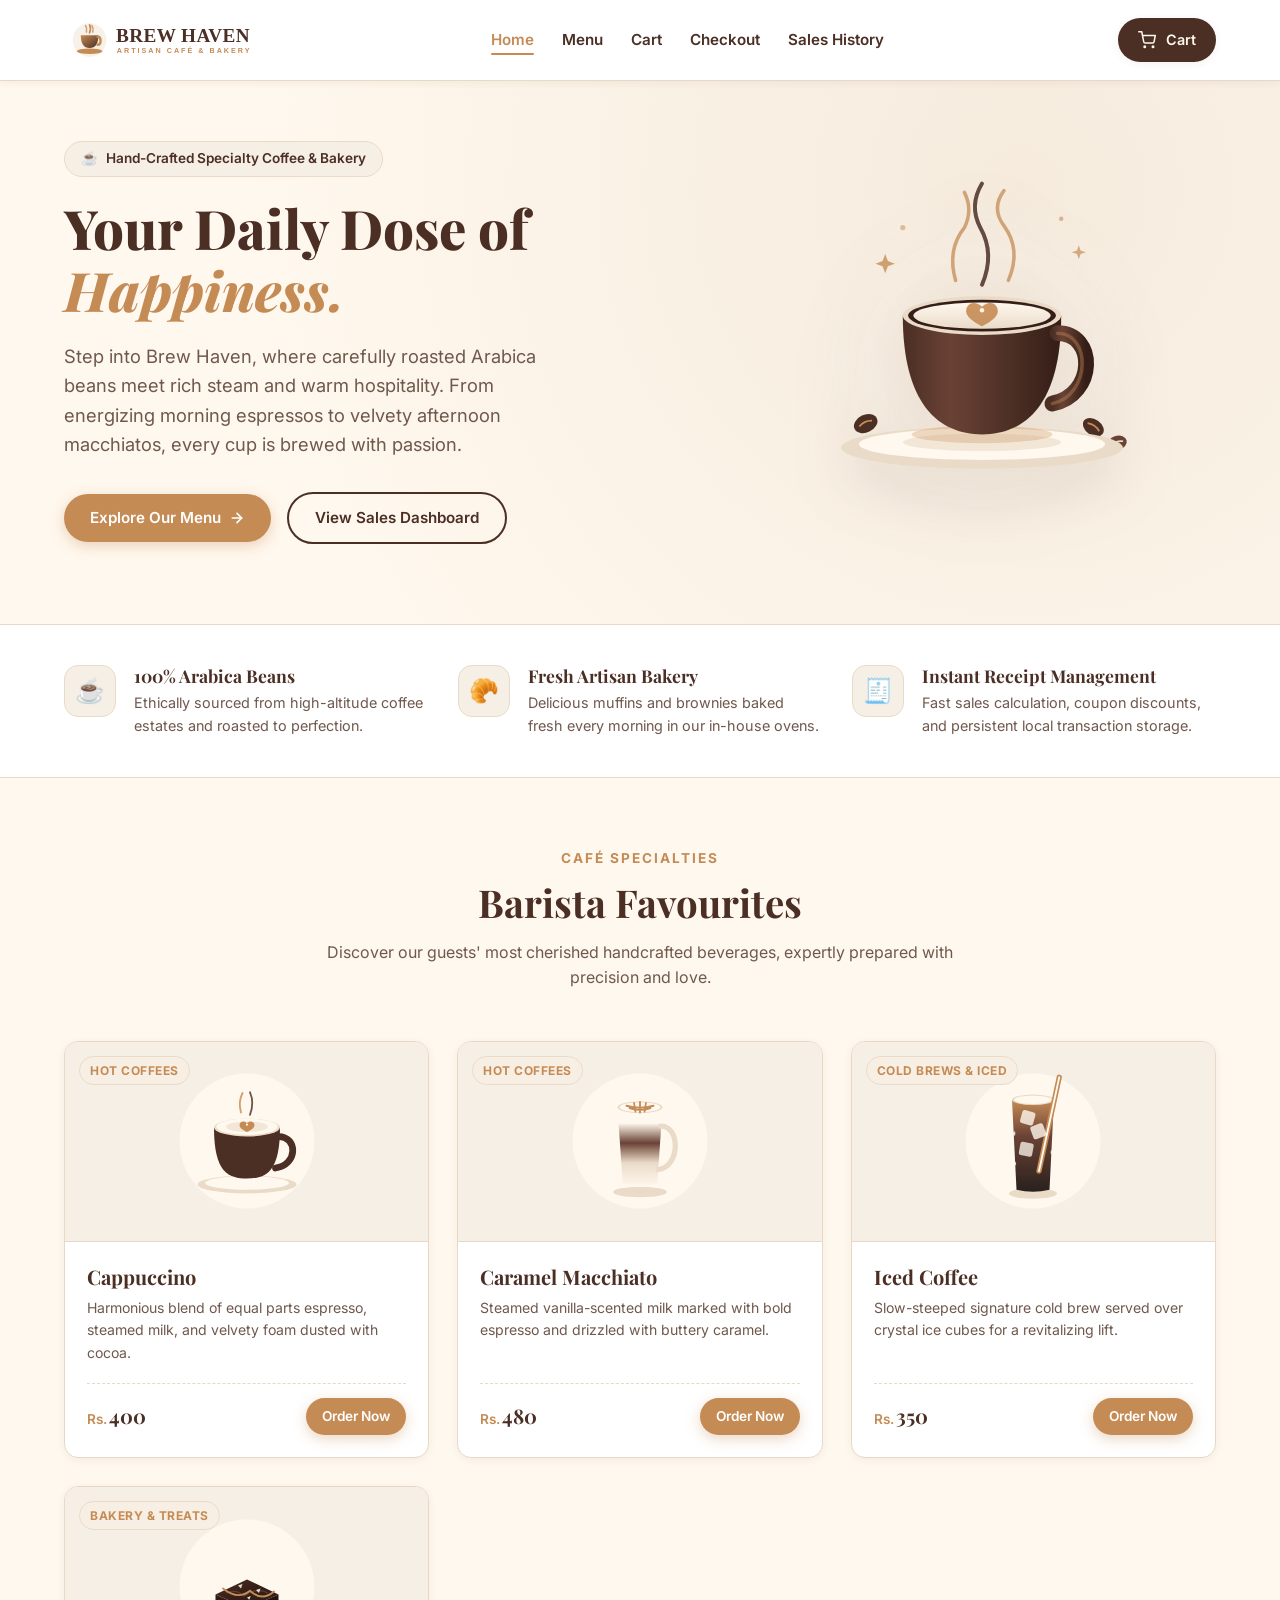
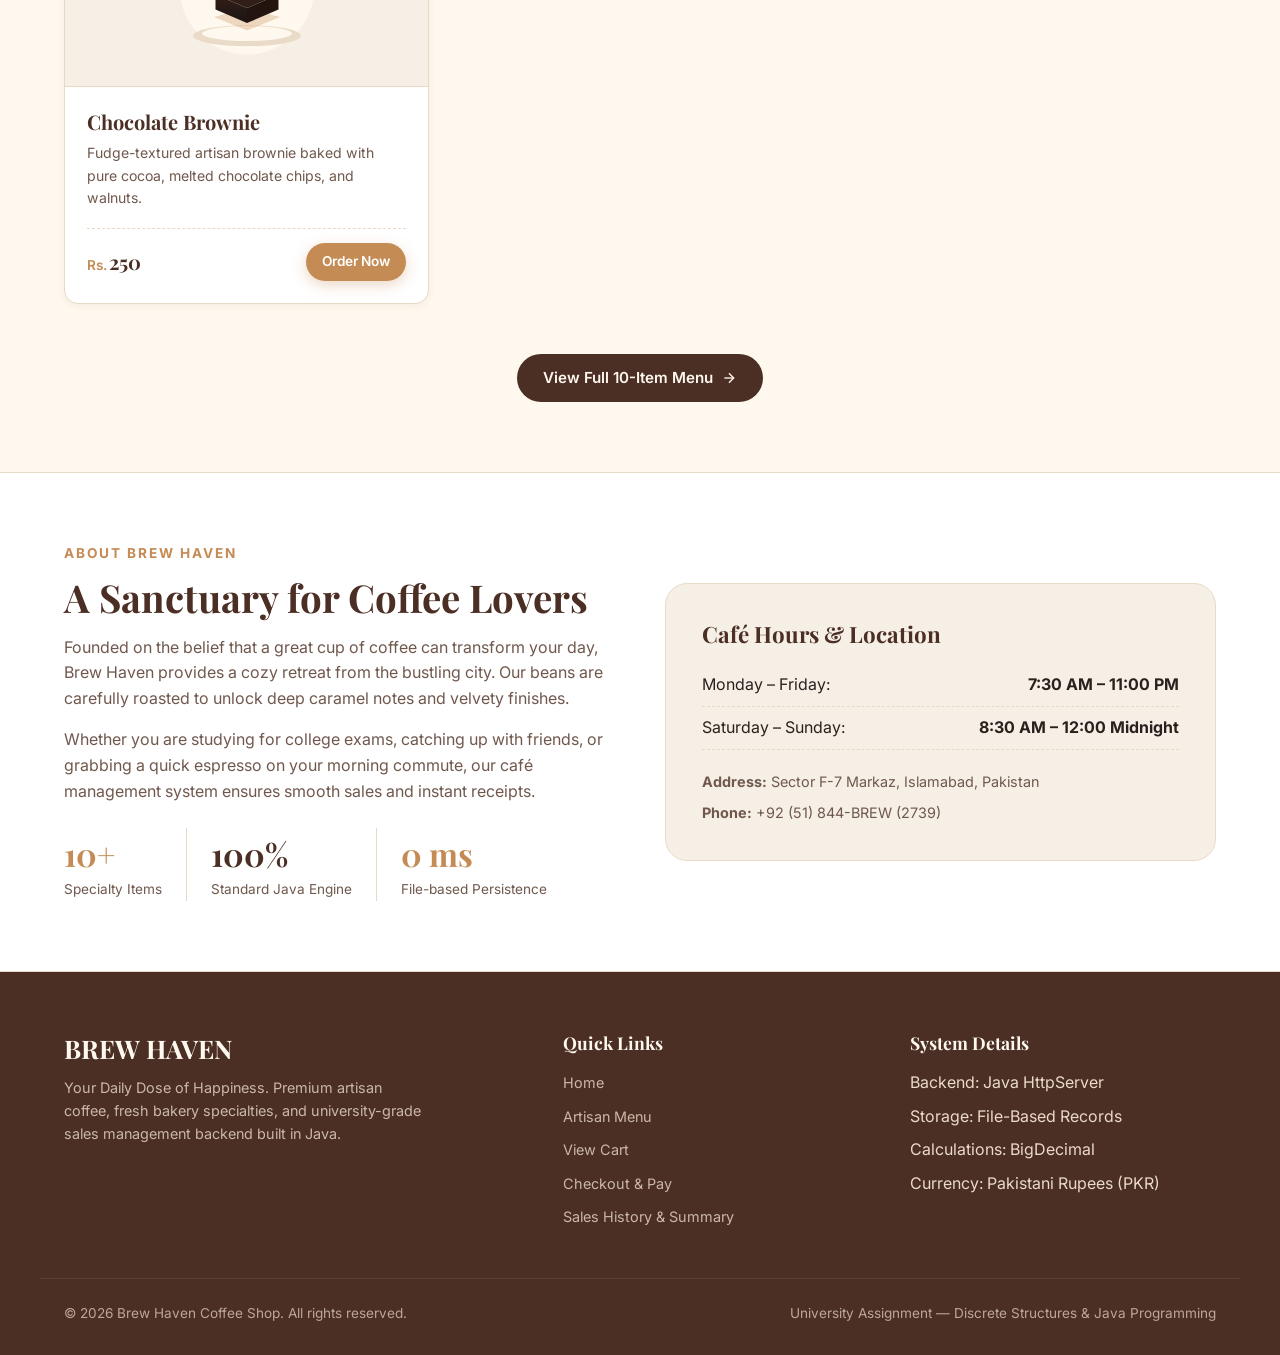
<file: public/index.html>
<!DOCTYPE html>
<html lang="en">
<head>
    <meta charset="UTF-8">
    <meta name="viewport" content="width=device-width, initial-scale=1.0">
    <title>Brew Haven — Your Daily Dose of Happiness | Artisan Café</title>
    <link rel="preconnect" href="https://fonts.googleapis.com">
    <link rel="preconnect" href="https://fonts.gstatic.com" crossorigin>
    <link href="https://fonts.googleapis.com/css2?family=Inter:wght@400;500;600;700&family=Playfair+Display:ital,wght@0,600;0,700;0,800;1,600&display=swap" rel="stylesheet">
    <link rel="stylesheet" href="css/style.css">
</head>
<body>

    <!-- Header Navigation -->
    <header class="site-header">
        <div class="container nav-container">
            <a href="index.html" class="brand-link">
                <img src="images/logo.svg" alt="Brew Haven Logo" class="brand-logo">
            </a>

            <nav>
                <ul class="nav-menu">
                    <li><a href="index.html" class="nav-link active">Home</a></li>
                    <li><a href="menu.html" class="nav-link">Menu</a></li>
                    <li><a href="cart.html" class="nav-link">Cart</a></li>
                    <li><a href="checkout.html" class="nav-link">Checkout</a></li>
                    <li><a href="history.html" class="nav-link">Sales History</a></li>
                </ul>
            </nav>

            <div class="nav-actions">
                <a href="cart.html" class="cart-nav-btn">
                    <svg width="18" height="18" viewBox="0 0 24 24" fill="none" stroke="currentColor" stroke-width="2" stroke-linecap="round" stroke-linejoin="round">
                        <circle cx="9" cy="21" r="1"></circle>
                        <circle cx="20" cy="21" r="1"></circle>
                        <path d="M1 1h4l2.68 13.39a2 2 0 0 0 2 1.61h9.72a2 2 0 0 0 2-1.61L23 6H6"></path>
                    </svg>
                    <span>Cart</span>
                    <span class="cart-badge" style="display: none;">0</span>
                </a>
                <button class="mobile-nav-toggle" aria-label="Toggle Navigation">
                    <svg width="24" height="24" viewBox="0 0 24 24" fill="none" stroke="currentColor" stroke-width="2">
                        <line x1="3" y1="12" x2="21" y2="12"></line>
                        <line x1="3" y1="6" x2="21" y2="6"></line>
                        <line x1="3" y1="18" x2="21" y2="18"></line>
                    </svg>
                </button>
            </div>
        </div>
    </header>

    <!-- Main Content -->
    <main>
        <!-- Hero Section -->
        <section class="hero-section">
            <div class="container hero-grid">
                <div class="hero-content">
                    <div class="hero-tag">
                        <span>☕</span> Hand-Crafted Specialty Coffee &amp; Bakery
                    </div>
                    <h1 class="hero-title">
                        Your Daily Dose of <span>Happiness.</span>
                    </h1>
                    <p class="hero-subtitle">
                        Step into Brew Haven, where carefully roasted Arabica beans meet rich steam and warm hospitality. From energizing morning espressos to velvety afternoon macchiatos, every cup is brewed with passion.
                    </p>
                    <div class="hero-cta">
                        <a href="menu.html" class="btn btn-primary">
                            <span>Explore Our Menu</span>
                            <svg width="16" height="16" viewBox="0 0 24 24" fill="none" stroke="currentColor" stroke-width="2.5" stroke-linecap="round" stroke-linejoin="round">
                                <line x1="5" y1="12" x2="19" y2="12"></line>
                                <polyline points="12 5 19 12 12 19"></polyline>
                            </svg>
                        </a>
                        <a href="history.html" class="btn btn-outline">
                            <span>View Sales Dashboard</span>
                        </a>
                    </div>
                </div>

                <div class="hero-visual">
                    <img src="images/hero_coffee.svg" alt="Artisan Coffee at Brew Haven" class="hero-image">
                </div>
            </div>
        </section>

        <!-- Features Strip -->
        <section class="features-strip">
            <div class="container features-grid">
                <div class="feature-item">
                    <div class="feature-icon-box">☕</div>
                    <div class="feature-text">
                        <h4>100% Arabica Beans</h4>
                        <p>Ethically sourced from high-altitude coffee estates and roasted to perfection.</p>
                    </div>
                </div>
                <div class="feature-item">
                    <div class="feature-icon-box">🥐</div>
                    <div class="feature-text">
                        <h4>Fresh Artisan Bakery</h4>
                        <p>Delicious muffins and brownies baked fresh every morning in our in-house ovens.</p>
                    </div>
                </div>
                <div class="feature-item">
                    <div class="feature-icon-box">🧾</div>
                    <div class="feature-text">
                        <h4>Instant Receipt Management</h4>
                        <p>Fast sales calculation, coupon discounts, and persistent local transaction storage.</p>
                    </div>
                </div>
            </div>
        </section>

        <!-- Featured Drinks Preview -->
        <section class="section">
            <div class="container">
                <div class="section-header">
                    <div class="section-tag">Café Specialties</div>
                    <h2 class="section-title">Barista Favourites</h2>
                    <p>Discover our guests' most cherished handcrafted beverages, expertly prepared with precision and love.</p>
                </div>

                <div class="products-grid">
                    <!-- Featured Product 1 -->
                    <div class="product-card">
                        <div class="product-img-wrapper">
                            <span class="badge badge-caramel product-category-badge">Hot Coffees</span>
                            <img src="images/cappuccino.svg" alt="Cappuccino" class="product-img">
                        </div>
                        <div class="product-info">
                            <h3 class="product-name">Cappuccino</h3>
                            <p class="product-desc">Harmonious blend of equal parts espresso, steamed milk, and velvety foam dusted with cocoa.</p>
                            <div class="product-footer">
                                <div class="product-price"><span>Rs.</span>400</div>
                                <a href="menu.html" class="btn btn-sm btn-primary">Order Now</a>
                            </div>
                        </div>
                    </div>

                    <!-- Featured Product 2 -->
                    <div class="product-card">
                        <div class="product-img-wrapper">
                            <span class="badge badge-caramel product-category-badge">Hot Coffees</span>
                            <img src="images/caramel_macchiato.svg" alt="Caramel Macchiato" class="product-img">
                        </div>
                        <div class="product-info">
                            <h3 class="product-name">Caramel Macchiato</h3>
                            <p class="product-desc">Steamed vanilla-scented milk marked with bold espresso and drizzled with buttery caramel.</p>
                            <div class="product-footer">
                                <div class="product-price"><span>Rs.</span>480</div>
                                <a href="menu.html" class="btn btn-sm btn-primary">Order Now</a>
                            </div>
                        </div>
                    </div>

                    <!-- Featured Product 3 -->
                    <div class="product-card">
                        <div class="product-img-wrapper">
                            <span class="badge badge-caramel product-category-badge">Cold Brews &amp; Iced</span>
                            <img src="images/iced_coffee.svg" alt="Iced Coffee" class="product-img">
                        </div>
                        <div class="product-info">
                            <h3 class="product-name">Iced Coffee</h3>
                            <p class="product-desc">Slow-steeped signature cold brew served over crystal ice cubes for a revitalizing lift.</p>
                            <div class="product-footer">
                                <div class="product-price"><span>Rs.</span>350</div>
                                <a href="menu.html" class="btn btn-sm btn-primary">Order Now</a>
                            </div>
                        </div>
                    </div>

                    <!-- Featured Product 4 -->
                    <div class="product-card">
                        <div class="product-img-wrapper">
                            <span class="badge badge-caramel product-category-badge">Bakery &amp; Treats</span>
                            <img src="images/chocolate_brownie.svg" alt="Chocolate Brownie" class="product-img">
                        </div>
                        <div class="product-info">
                            <h3 class="product-name">Chocolate Brownie</h3>
                            <p class="product-desc">Fudge-textured artisan brownie baked with pure cocoa, melted chocolate chips, and walnuts.</p>
                            <div class="product-footer">
                                <div class="product-price"><span>Rs.</span>250</div>
                                <a href="menu.html" class="btn btn-sm btn-primary">Order Now</a>
                            </div>
                        </div>
                    </div>
                </div>

                <div style="text-align: center; margin-top: 50px;">
                    <a href="menu.html" class="btn btn-secondary">
                        <span>View Full 10-Item Menu</span>
                        <svg width="16" height="16" viewBox="0 0 24 24" fill="none" stroke="currentColor" stroke-width="2">
                            <line x1="5" y1="12" x2="19" y2="12"></line>
                            <polyline points="12 5 19 12 12 19"></polyline>
                        </svg>
                    </a>
                </div>
            </div>
        </section>

        <!-- About Café Story Strip -->
        <section class="section" style="background-color: var(--color-white); border-top: 1px solid var(--color-border); border-bottom: 1px solid var(--color-border);">
            <div class="container" style="display: grid; grid-template-columns: 1fr 1fr; gap: 50px; align-items: center;">
                <div>
                    <div class="section-tag">About Brew Haven</div>
                    <h2 class="section-title">A Sanctuary for Coffee Lovers</h2>
                    <p style="margin-bottom: 16px;">
                        Founded on the belief that a great cup of coffee can transform your day, Brew Haven provides a cozy retreat from the bustling city. Our beans are carefully roasted to unlock deep caramel notes and velvety finishes.
                    </p>
                    <p style="margin-bottom: 24px;">
                        Whether you are studying for college exams, catching up with friends, or grabbing a quick espresso on your morning commute, our café management system ensures smooth sales and instant receipts.
                    </p>
                    <div style="display: flex; gap: 24px;">
                        <div>
                            <div style="font-family: var(--font-serif); font-size: 2rem; font-weight: 700; color: var(--color-caramel);">10+</div>
                            <div style="font-size: 0.85rem; color: var(--color-muted-text);">Specialty Items</div>
                        </div>
                        <div style="border-left: 1px solid var(--color-border); padding-left: 24px;">
                            <div style="font-family: var(--font-serif); font-size: 2rem; font-weight: 700; color: var(--color-coffee-brown);">100%</div>
                            <div style="font-size: 0.85rem; color: var(--color-muted-text);">Standard Java Engine</div>
                        </div>
                        <div style="border-left: 1px solid var(--color-border); padding-left: 24px;">
                            <div style="font-family: var(--font-serif); font-size: 2rem; font-weight: 700; color: var(--color-caramel);">0 ms</div>
                            <div style="font-size: 0.85rem; color: var(--color-muted-text);">File-based Persistence</div>
                        </div>
                    </div>
                </div>
                <div style="background-color: var(--color-beige-subtle); padding: 36px; border-radius: var(--radius-lg); border: 1px solid var(--color-light-beige);">
                    <h3 style="margin-bottom: 16px; font-size: 1.4rem;">Café Hours &amp; Location</h3>
                    <ul style="list-style: none; margin-bottom: 20px;">
                        <li style="display: flex; justify-content: space-between; padding: 8px 0; border-bottom: 1px dashed var(--color-border);">
                            <span>Monday – Friday:</span>
                            <strong>7:30 AM – 11:00 PM</strong>
                        </li>
                        <li style="display: flex; justify-content: space-between; padding: 8px 0; border-bottom: 1px dashed var(--color-border);">
                            <span>Saturday – Sunday:</span>
                            <strong>8:30 AM – 12:00 Midnight</strong>
                        </li>
                    </ul>
                    <p style="font-size: 0.9rem; margin-bottom: 8px;"><strong>Address:</strong> Sector F-7 Markaz, Islamabad, Pakistan</p>
                    <p style="font-size: 0.9rem;"><strong>Phone:</strong> +92 (51) 844-BREW (2739)</p>
                </div>
            </div>
        </section>
    </main>

    <!-- Footer -->
    <footer class="site-footer">
        <div class="container footer-grid">
            <div class="footer-brand">
                <h3>BREW HAVEN</h3>
                <p>Your Daily Dose of Happiness. Premium artisan coffee, fresh bakery specialties, and university-grade sales management backend built in Java.</p>
            </div>
            <div class="footer-col">
                <h4>Quick Links</h4>
                <ul class="footer-links">
                    <li><a href="index.html">Home</a></li>
                    <li><a href="menu.html">Artisan Menu</a></li>
                    <li><a href="cart.html">View Cart</a></li>
                    <li><a href="checkout.html">Checkout &amp; Pay</a></li>
                    <li><a href="history.html">Sales History &amp; Summary</a></li>
                </ul>
            </div>
            <div class="footer-col">
                <h4>System Details</h4>
                <ul class="footer-links">
                    <li>Backend: Java HttpServer</li>
                    <li>Storage: File-Based Records</li>
                    <li>Calculations: BigDecimal</li>
                    <li>Currency: Pakistani Rupees (PKR)</li>
                </ul>
            </div>
        </div>
        <div class="container footer-bottom">
            <div>&copy; 2026 Brew Haven Coffee Shop. All rights reserved.</div>
            <div>University Assignment — Discrete Structures &amp; Java Programming</div>
        </div>
    </footer>

    <!-- Core Scripts -->
    <script src="js/app.js"></script>
</body>
</html>
</file>
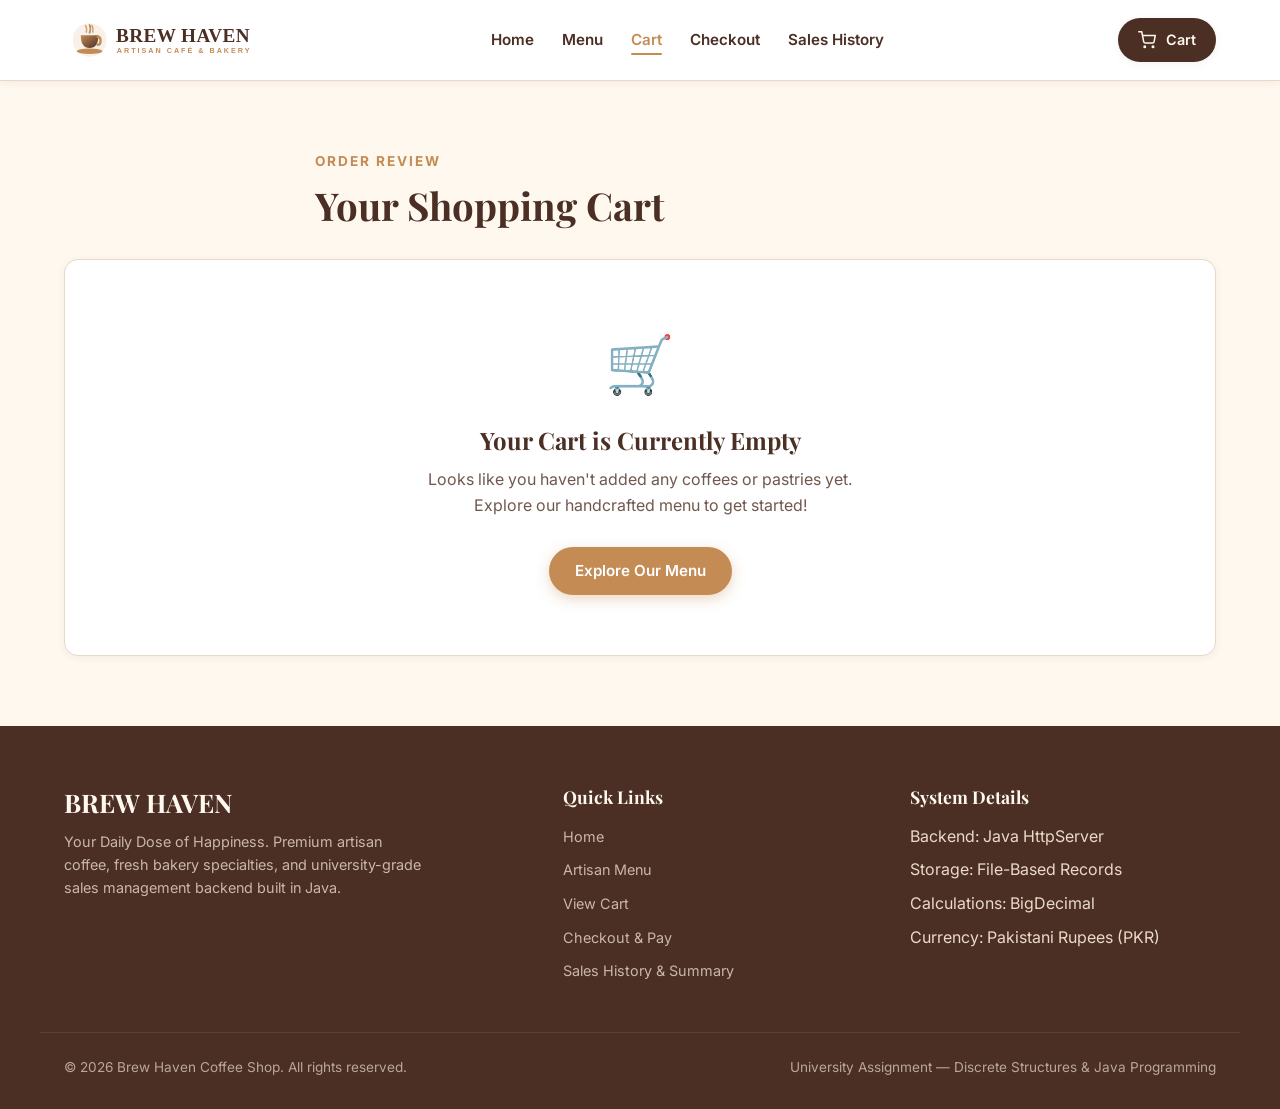
<file: public/cart.html>
<!DOCTYPE html>
<html lang="en">
<head>
    <meta charset="UTF-8">
    <meta name="viewport" content="width=device-width, initial-scale=1.0">
    <title>Shopping Cart — Brew Haven</title>
    <link rel="preconnect" href="https://fonts.googleapis.com">
    <link rel="preconnect" href="https://fonts.gstatic.com" crossorigin>
    <link href="https://fonts.googleapis.com/css2?family=Inter:wght@400;500;600;700&family=Playfair+Display:ital,wght@0,600;0,700;0,800;1,600&display=swap" rel="stylesheet">
    <link rel="stylesheet" href="css/style.css">
</head>
<body>

    <!-- Header Navigation -->
    <header class="site-header">
        <div class="container nav-container">
            <a href="index.html" class="brand-link">
                <img src="images/logo.svg" alt="Brew Haven Logo" class="brand-logo">
            </a>

            <nav>
                <ul class="nav-menu">
                    <li><a href="index.html" class="nav-link">Home</a></li>
                    <li><a href="menu.html" class="nav-link">Menu</a></li>
                    <li><a href="cart.html" class="nav-link active">Cart</a></li>
                    <li><a href="checkout.html" class="nav-link">Checkout</a></li>
                    <li><a href="history.html" class="nav-link">Sales History</a></li>
                </ul>
            </nav>

            <div class="nav-actions">
                <a href="cart.html" class="cart-nav-btn">
                    <svg width="18" height="18" viewBox="0 0 24 24" fill="none" stroke="currentColor" stroke-width="2" stroke-linecap="round" stroke-linejoin="round">
                        <circle cx="9" cy="21" r="1"></circle>
                        <circle cx="20" cy="21" r="1"></circle>
                        <path d="M1 1h4l2.68 13.39a2 2 0 0 0 2 1.61h9.72a2 2 0 0 0 2-1.61L23 6H6"></path>
                    </svg>
                    <span>Cart</span>
                    <span class="cart-badge" style="display: none;">0</span>
                </a>
                <button class="mobile-nav-toggle" aria-label="Toggle Navigation">
                    <svg width="24" height="24" viewBox="0 0 24 24" fill="none" stroke="currentColor" stroke-width="2">
                        <line x1="3" y1="12" x2="21" y2="12"></line>
                        <line x1="3" y1="6" x2="21" y2="6"></line>
                        <line x1="3" y1="18" x2="21" y2="18"></line>
                    </svg>
                </button>
            </div>
        </div>
    </header>

    <!-- Cart Page Main Content -->
    <main class="section">
        <div class="container">
            <div class="section-header" style="text-align: left; margin-bottom: 30px;">
                <div class="section-tag">Order Review</div>
                <h1 class="section-title">Your Shopping Cart</h1>
            </div>

            <!-- Active Cart Layout -->
            <div class="cart-layout" id="cart-layout">
                <!-- Cart Items Table Card -->
                <div class="cart-card">
                    <div class="cart-header">
                        <h3>Selected Items</h3>
                        <button class="btn btn-danger-outline" onclick="handleClearCart()">
                            <span>Clear Cart</span>
                        </button>
                    </div>

                    <table class="cart-table">
                        <thead>
                            <tr>
                                <th>Item</th>
                                <th>Quantity</th>
                                <th>Subtotal</th>
                                <th></th>
                            </tr>
                        </thead>
                        <tbody id="cart-items-container">
                            <!-- Injected by cart.js -->
                        </tbody>
                    </table>

                    <div style="margin-top: 24px;">
                        <a href="menu.html" class="btn btn-outline btn-sm">
                            <span>← Add More Items from Menu</span>
                        </a>
                    </div>
                </div>

                <!-- Cart Summary Box -->
                <div class="summary-box">
                    <h3 class="summary-title">Order Bill</h3>

                    <div class="summary-line">
                        <span>Total Items:</span>
                        <strong id="summary-total-items">0</strong>
                    </div>

                    <div class="summary-line">
                        <span>Estimated Subtotal:</span>
                        <strong id="summary-subtotal">Rs. 0</strong>
                    </div>

                    <p style="font-size: 0.8rem; color: var(--color-muted-text); margin-top: 10px;">
                        * Optional promotional coupons can be applied on the checkout step.
                    </p>

                    <div class="summary-line total">
                        <span>Estimated Total:</span>
                        <span class="summary-total-amt" id="summary-grand-total">Rs. 0</span>
                    </div>

                    <div style="margin-top: 26px;">
                        <a href="checkout.html" class="btn btn-primary btn-block">
                            <span>Proceed to Checkout →</span>
                        </a>
                    </div>
                </div>
            </div>

            <!-- Empty Cart State -->
            <div id="empty-cart-view" class="cart-card empty-cart-state" style="display: none;">
                <div class="empty-cart-icon">🛒</div>
                <h2>Your Cart is Currently Empty</h2>
                <p style="max-width: 440px; margin: 12px auto 28px;">
                    Looks like you haven't added any coffees or pastries yet. Explore our handcrafted menu to get started!
                </p>
                <a href="menu.html" class="btn btn-primary">
                    <span>Explore Our Menu</span>
                </a>
            </div>
        </div>
    </main>

    <!-- Footer -->
    <footer class="site-footer">
        <div class="container footer-grid">
            <div class="footer-brand">
                <h3>BREW HAVEN</h3>
                <p>Your Daily Dose of Happiness. Premium artisan coffee, fresh bakery specialties, and university-grade sales management backend built in Java.</p>
            </div>
            <div class="footer-col">
                <h4>Quick Links</h4>
                <ul class="footer-links">
                    <li><a href="index.html">Home</a></li>
                    <li><a href="menu.html">Artisan Menu</a></li>
                    <li><a href="cart.html">View Cart</a></li>
                    <li><a href="checkout.html">Checkout &amp; Pay</a></li>
                    <li><a href="history.html">Sales History &amp; Summary</a></li>
                </ul>
            </div>
            <div class="footer-col">
                <h4>System Details</h4>
                <ul class="footer-links">
                    <li>Backend: Java HttpServer</li>
                    <li>Storage: File-Based Records</li>
                    <li>Calculations: BigDecimal</li>
                    <li>Currency: Pakistani Rupees (PKR)</li>
                </ul>
            </div>
        </div>
        <div class="container footer-bottom">
            <div>&copy; 2026 Brew Haven Coffee Shop. All rights reserved.</div>
            <div>University Assignment — Discrete Structures &amp; Java Programming</div>
        </div>
    </footer>

    <!-- Core Scripts -->
    <script src="js/app.js"></script>
    <script src="js/cart.js"></script>
</body>
</html>
</file>
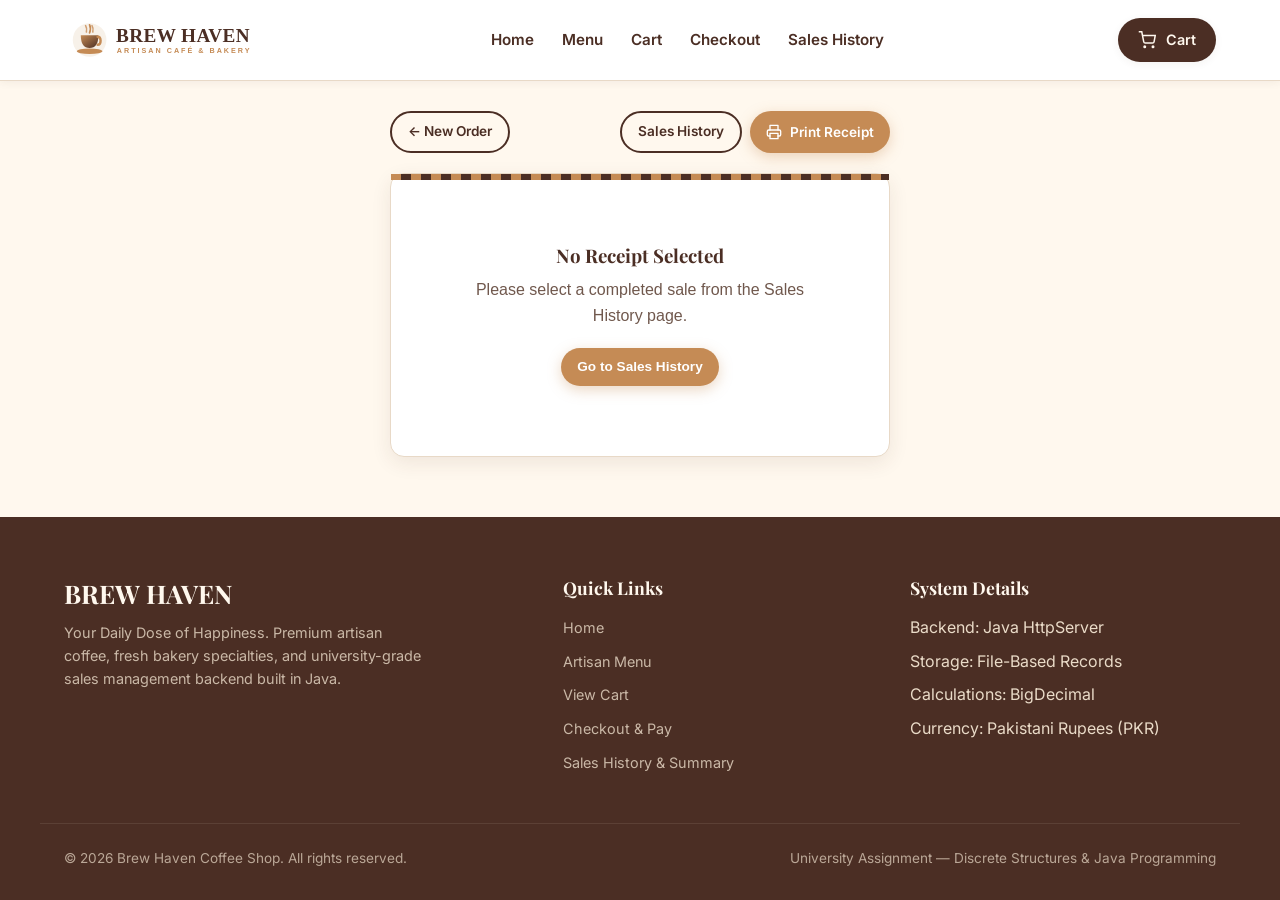
<file: public/receipt.html>
<!DOCTYPE html>
<html lang="en">
<head>
    <meta charset="UTF-8">
    <meta name="viewport" content="width=device-width, initial-scale=1.0">
    <title>Sale Receipt — Brew Haven</title>
    <link rel="preconnect" href="https://fonts.googleapis.com">
    <link rel="preconnect" href="https://fonts.gstatic.com" crossorigin>
    <link href="https://fonts.googleapis.com/css2?family=Inter:wght@400;500;600;700&family=Playfair+Display:ital,wght@0,600;0,700;0,800;1,600&display=swap" rel="stylesheet">
    <link rel="stylesheet" href="css/style.css">
</head>
<body>

    <!-- Header Navigation (Hidden automatically during printing) -->
    <header class="site-header">
        <div class="container nav-container">
            <a href="index.html" class="brand-link">
                <img src="images/logo.svg" alt="Brew Haven Logo" class="brand-logo">
            </a>

            <nav>
                <ul class="nav-menu">
                    <li><a href="index.html" class="nav-link">Home</a></li>
                    <li><a href="menu.html" class="nav-link">Menu</a></li>
                    <li><a href="cart.html" class="nav-link">Cart</a></li>
                    <li><a href="checkout.html" class="nav-link">Checkout</a></li>
                    <li><a href="history.html" class="nav-link">Sales History</a></li>
                </ul>
            </nav>

            <div class="nav-actions">
                <a href="cart.html" class="cart-nav-btn">
                    <svg width="18" height="18" viewBox="0 0 24 24" fill="none" stroke="currentColor" stroke-width="2">
                        <circle cx="9" cy="21" r="1"></circle>
                        <circle cx="20" cy="21" r="1"></circle>
                        <path d="M1 1h4l2.68 13.39a2 2 0 0 0 2 1.61h9.72a2 2 0 0 0 2-1.61L23 6H6"></path>
                    </svg>
                    <span>Cart</span>
                    <span class="cart-badge" style="display: none;">0</span>
                </a>
            </div>
        </div>
    </header>

    <!-- Receipt Container -->
    <main class="container">
        <div class="receipt-wrapper">
            <!-- Action buttons (Hidden during printing) -->
            <div class="receipt-actions">
                <a href="menu.html" class="btn btn-outline btn-sm">
                    <span>← New Order</span>
                </a>
                <div style="display: flex; gap: 8px;">
                    <a href="history.html" class="btn btn-outline btn-sm">
                        <span>Sales History</span>
                    </a>
                    <button class="btn btn-primary btn-sm" onclick="window.print()">
                        <svg width="16" height="16" viewBox="0 0 24 24" fill="none" stroke="currentColor" stroke-width="2" stroke-linecap="round" stroke-linejoin="round">
                            <polyline points="6 9 6 2 18 2 18 9"></polyline>
                            <path d="M6 18H4a2 2 0 0 1-2-2v-5a2 2 0 0 1 2-2h16a2 2 0 0 1 2 2v5a2 2 0 0 1-2 2h-2"></path>
                            <rect x="6" y="14" width="12" height="8"></rect>
                        </svg>
                        <span>Print Receipt</span>
                    </button>
                </div>
            </div>

            <!-- Receipt Thermal Style Card -->
            <div class="receipt-card" id="receipt-card">
                <div style="text-align: center; padding: 40px 0;">
                    <p>Loading verified receipt from Java backend files...</p>
                </div>
            </div>
        </div>
    </main>

    <!-- Footer (Hidden during printing) -->
    <footer class="site-footer">
        <div class="container footer-grid">
            <div class="footer-brand">
                <h3>BREW HAVEN</h3>
                <p>Your Daily Dose of Happiness. Premium artisan coffee, fresh bakery specialties, and university-grade sales management backend built in Java.</p>
            </div>
            <div class="footer-col">
                <h4>Quick Links</h4>
                <ul class="footer-links">
                    <li><a href="index.html">Home</a></li>
                    <li><a href="menu.html">Artisan Menu</a></li>
                    <li><a href="cart.html">View Cart</a></li>
                    <li><a href="checkout.html">Checkout &amp; Pay</a></li>
                    <li><a href="history.html">Sales History &amp; Summary</a></li>
                </ul>
            </div>
            <div class="footer-col">
                <h4>System Details</h4>
                <ul class="footer-links">
                    <li>Backend: Java HttpServer</li>
                    <li>Storage: File-Based Records</li>
                    <li>Calculations: BigDecimal</li>
                    <li>Currency: Pakistani Rupees (PKR)</li>
                </ul>
            </div>
        </div>
        <div class="container footer-bottom">
            <div>&copy; 2026 Brew Haven Coffee Shop. All rights reserved.</div>
            <div>University Assignment — Discrete Structures &amp; Java Programming</div>
        </div>
    </footer>

    <!-- Core Scripts -->
    <script src="js/app.js"></script>
    <script>
        document.addEventListener('DOMContentLoaded', () => {
            const params = new URLSearchParams(window.location.search);
            const receiptId = params.get('id');

            if (!receiptId) {
                document.getElementById('receipt-card').innerHTML = `
                    <div style="text-align: center; padding: 30px; font-family: sans-serif;">
                        <h3 style="color: var(--color-coffee-brown); margin-bottom: 10px;">No Receipt Selected</h3>
                        <p style="margin-bottom: 20px;">Please select a completed sale from the Sales History page.</p>
                        <a href="history.html" class="btn btn-primary btn-sm">Go to Sales History</a>
                    </div>
                `;
                return;
            }

            fetchReceipt(receiptId);
        });

        async function fetchReceipt(id) {
            const card = document.getElementById('receipt-card');
            try {
                const response = await fetch(`/api/sales?id=${encodeURIComponent(id)}`);
                if (!response.ok) {
                    throw new Error(`Receipt ${id} was not found on server.`);
                }
                const data = await response.json();
                if (data.success && data.sale) {
                    renderReceipt(data.sale);
                } else {
                    throw new Error(data.error || 'Failed to parse receipt data');
                }
            } catch (error) {
                card.innerHTML = `
                    <div style="text-align: center; padding: 30px; font-family: sans-serif; color: var(--color-danger);">
                        <h3>Error Loading Receipt</h3>
                        <p style="margin: 10px 0 20px;">${escapeHtml(error.message)}</p>
                        <a href="history.html" class="btn btn-outline btn-sm">Return to History</a>
                    </div>
                `;
            }
        }

        function renderReceipt(sale) {
            const card = document.getElementById('receipt-card');

            const itemsHtml = (sale.items || []).map(item => `
                <tr>
                    <td>${escapeHtml(item.productName)}</td>
                    <td class="text-right">${item.quantity}</td>
                    <td class="text-right">Rs. ${Number(item.unitPrice).toFixed(2)}</td>
                    <td class="text-right">Rs. ${Number(item.subtotal).toFixed(2)}</td>
                </tr>
            `).join('');

            const discountRow = (sale.discountAmount > 0) ? `
                <div class="receipt-totals-row" style="color: #2E7D32;">
                    <span>DISCOUNT (${Number(sale.discountPercent).toFixed(0)}%):</span>
                    <span>- Rs. ${Number(sale.discountAmount).toFixed(2)}</span>
                </div>
            ` : '';

            card.innerHTML = `
                <div class="receipt-brand">
                    <h2>BREW HAVEN</h2>
                    <p>ARTISAN COFFEE &amp; BAKERY</p>
                    <p style="font-size: 0.75rem; margin-top: 2px;">F-7 Markaz, Islamabad, Pakistan | Tel: +92 51 844-2739</p>
                </div>

                <div class="receipt-meta">
                    <div class="receipt-meta-row">
                        <span>RECEIPT NO:</span>
                        <strong>${escapeHtml(sale.receiptId)}</strong>
                    </div>
                    <div class="receipt-meta-row">
                        <span>DATE &amp; TIME:</span>
                        <span>${escapeHtml(sale.timestamp)}</span>
                    </div>
                    <div class="receipt-meta-row">
                        <span>CUSTOMER:</span>
                        <span>${escapeHtml(sale.customerName || 'Valued Guest')}</span>
                    </div>
                    <div class="receipt-meta-row">
                        <span>ORDER TYPE:</span>
                        <span>${escapeHtml(sale.orderType || 'Dine-in')}</span>
                    </div>
                    <div class="receipt-meta-row">
                        <span>STATUS:</span>
                        <span style="font-weight: bold; color: #2E7D32;">${escapeHtml(sale.status || 'COMPLETED')}</span>
                    </div>
                </div>

                <table class="receipt-table">
                    <thead>
                        <tr>
                            <th>ITEM</th>
                            <th class="text-right">QTY</th>
                            <th class="text-right">PRICE</th>
                            <th class="text-right">TOTAL</th>
                        </tr>
                    </thead>
                    <tbody>
                        ${itemsHtml}
                    </tbody>
                </table>

                <div class="receipt-totals">
                    <div class="receipt-totals-row">
                        <span>SUBTOTAL:</span>
                        <span>Rs. ${Number(sale.subtotal).toFixed(2)}</span>
                    </div>
                    ${discountRow}
                    <div class="receipt-totals-row receipt-grand-total">
                        <span>GRAND TOTAL (PKR):</span>
                        <span>Rs. ${Number(sale.finalTotal).toFixed(2)}</span>
                    </div>
                </div>

                <div class="receipt-barcode">
                    ||| | ||||| || |||| ||| |||||
                </div>
                <div style="text-align: center; font-size: 0.75rem; letter-spacing: 2px; color: #777;">
                    ${escapeHtml(sale.receiptId)}
                </div>

                <div class="receipt-footer">
                    <p style="font-weight: 600; font-size: 0.95rem; margin-bottom: 4px; color: var(--color-coffee-brown);">
                        Thank you for visiting Brew Haven!
                    </p>
                    <p>Have a wonderful and blessed day ahead.</p>
                </div>
            `;
        }

        function escapeHtml(text) {
            if (!text) return '';
            const div = document.createElement('div');
            div.textContent = text;
            return div.innerHTML;
        }
    </script>
</body>
</html>
</file>
<file: public/css/style.css>
/* ==========================================================================
   BREW HAVEN — Coffee Shop Sales & Receipt Management System
   Stylesheet with Premium Warm Café Aesthetic
   ========================================================================== */

:root {
  /* Brand Color Palette */
  --color-cream: #FFF8EE;
  --color-coffee-brown: #4B2E24;
  --color-coffee-dark: #341E17;
  --color-caramel: #C58B55;
  --color-caramel-hover: #b07843;
  --color-light-beige: #EADBC8;
  --color-beige-subtle: #F6EFE6;
  --color-dark-text: #29211D;
  --color-muted-text: #70584D;
  --color-white: #FFFFFF;
  --color-success: #2E7D32;
  --color-danger: #C62828;
  --color-border: #E8D9C7;

  /* Typography */
  --font-serif: 'Playfair Display', Georgia, serif;
  --font-sans: 'Inter', -apple-system, BlinkMacSystemFont, 'Segoe UI', Roboto, sans-serif;

  /* Shadows & Radii */
  --radius-sm: 8px;
  --radius-md: 14px;
  --radius-lg: 22px;
  --radius-full: 9999px;
  --shadow-sm: 0 2px 8px rgba(75, 46, 36, 0.06);
  --shadow-md: 0 6px 20px rgba(75, 46, 36, 0.09);
  --shadow-lg: 0 12px 36px rgba(75, 46, 36, 0.13);
  --transition: all 0.25s cubic-bezier(0.16, 1, 0.3, 1);
}

/* Base Reset & Box Sizing */
*, *::before, *::after {
  box-sizing: border-box;
  margin: 0;
  padding: 0;
}

body {
  font-family: var(--font-sans);
  background-color: var(--color-cream);
  color: var(--color-dark-text);
  line-height: 1.6;
  min-height: 100vh;
  display: flex;
  flex-direction: column;
}

/* Typography Defaults */
h1, h2, h3, h4, h5, h6 {
  font-family: var(--font-serif);
  color: var(--color-coffee-brown);
  font-weight: 700;
  line-height: 1.25;
}

p {
  color: var(--color-muted-text);
}

a {
  color: var(--color-caramel);
  text-decoration: none;
  transition: var(--transition);
}

a:hover {
  color: var(--color-coffee-brown);
}

img, svg {
  max-width: 100%;
  display: block;
}

button, input, select {
  font-family: inherit;
}

.container {
  width: 100%;
  max-width: 1200px;
  margin: 0 auto;
  padding: 0 24px;
}

/* ==========================================================================
   NAVIGATION BAR
   ========================================================================== */
.site-header {
  background-color: var(--color-white);
  border-bottom: 1px solid var(--color-border);
  position: sticky;
  top: 0;
  z-index: 1000;
  box-shadow: var(--shadow-sm);
}

.nav-container {
  display: flex;
  align-items: center;
  justify-content: space-between;
  height: 80px;
}

.brand-link {
  display: flex;
  align-items: center;
  gap: 12px;
  text-decoration: none;
}

.brand-logo {
  height: 48px;
  width: auto;
}

.nav-menu {
  display: flex;
  align-items: center;
  gap: 28px;
  list-style: none;
}

.nav-link {
  font-size: 0.95rem;
  font-weight: 600;
  color: var(--color-coffee-brown);
  position: relative;
  padding: 6px 0;
}

.nav-link:hover,
.nav-link.active {
  color: var(--color-caramel);
}

.nav-link.active::after {
  content: '';
  position: absolute;
  bottom: 0;
  left: 0;
  width: 100%;
  height: 2.5px;
  background-color: var(--color-caramel);
  border-radius: var(--radius-full);
}

.nav-actions {
  display: flex;
  align-items: center;
  gap: 16px;
}

.cart-nav-btn {
  display: inline-flex;
  align-items: center;
  gap: 10px;
  background-color: var(--color-coffee-brown);
  color: var(--color-cream);
  padding: 10px 20px;
  border-radius: var(--radius-full);
  font-weight: 600;
  font-size: 0.9rem;
  box-shadow: var(--shadow-sm);
  transition: var(--transition);
}

.cart-nav-btn:hover {
  background-color: var(--color-caramel);
  color: var(--color-white);
  transform: translateY(-1px);
  box-shadow: var(--shadow-md);
}

.cart-badge {
  background-color: var(--color-caramel);
  color: var(--color-white);
  font-size: 0.75rem;
  font-weight: 700;
  width: 22px;
  height: 22px;
  border-radius: 50%;
  display: flex;
  align-items: center;
  justify-content: center;
}

.cart-nav-btn:hover .cart-badge {
  background-color: var(--color-coffee-brown);
}

.mobile-nav-toggle {
  display: none;
  background: none;
  border: none;
  cursor: pointer;
  padding: 8px;
  color: var(--color-coffee-brown);
}

/* ==========================================================================
   BUTTONS & BADGES
   ========================================================================== */
.btn {
  display: inline-flex;
  align-items: center;
  justify-content: center;
  gap: 8px;
  padding: 12px 26px;
  border-radius: var(--radius-full);
  font-size: 0.95rem;
  font-weight: 600;
  cursor: pointer;
  border: none;
  transition: var(--transition);
  text-decoration: none;
}

.btn-primary {
  background-color: var(--color-caramel);
  color: var(--color-white);
  box-shadow: 0 4px 14px rgba(197, 139, 85, 0.35);
}

.btn-primary:hover {
  background-color: var(--color-caramel-hover);
  color: var(--color-white);
  transform: translateY(-2px);
  box-shadow: 0 6px 20px rgba(197, 139, 85, 0.45);
}

.btn-secondary {
  background-color: var(--color-coffee-brown);
  color: var(--color-cream);
}

.btn-secondary:hover {
  background-color: var(--color-coffee-dark);
  color: var(--color-cream);
  transform: translateY(-2px);
}

.btn-outline {
  background-color: transparent;
  color: var(--color-coffee-brown);
  border: 2px solid var(--color-coffee-brown);
}

.btn-outline:hover {
  background-color: var(--color-coffee-brown);
  color: var(--color-cream);
}

.btn-danger-outline {
  background-color: transparent;
  color: var(--color-danger);
  border: 1.5px solid var(--color-danger);
  padding: 8px 16px;
  font-size: 0.85rem;
}

.btn-danger-outline:hover {
  background-color: var(--color-danger);
  color: var(--color-white);
}

.btn-sm {
  padding: 8px 16px;
  font-size: 0.85rem;
}

.btn-block {
  width: 100%;
}

.badge {
  display: inline-block;
  padding: 4px 10px;
  border-radius: var(--radius-full);
  font-size: 0.75rem;
  font-weight: 700;
  text-transform: uppercase;
  letter-spacing: 0.5px;
}

.badge-caramel {
  background-color: #F8EFE4;
  color: var(--color-caramel);
  border: 1px solid var(--color-light-beige);
}

.badge-success {
  background-color: #E8F5E9;
  color: var(--color-success);
}

/* ==========================================================================
   HERO SECTION
   ========================================================================== */
.hero-section {
  padding: 60px 0 80px;
  background: radial-gradient(circle at 80% 20%, rgba(234, 219, 200, 0.45) 0%, rgba(255, 248, 238, 0) 70%);
}

.hero-grid {
  display: grid;
  grid-template-columns: 1.15fr 0.85fr;
  align-items: center;
  gap: 50px;
}

.hero-tag {
  display: inline-flex;
  align-items: center;
  gap: 8px;
  background-color: var(--color-beige-subtle);
  border: 1px solid var(--color-light-beige);
  padding: 6px 16px;
  border-radius: var(--radius-full);
  color: var(--color-coffee-brown);
  font-weight: 600;
  font-size: 0.85rem;
  margin-bottom: 20px;
}

.hero-title {
  font-size: 3.4rem;
  font-weight: 800;
  margin-bottom: 20px;
  color: var(--color-coffee-brown);
  line-height: 1.15;
}

.hero-title span {
  color: var(--color-caramel);
  display: block;
  font-style: italic;
}

.hero-subtitle {
  font-size: 1.15rem;
  margin-bottom: 32px;
  max-width: 520px;
  color: var(--color-muted-text);
}

.hero-cta {
  display: flex;
  align-items: center;
  gap: 16px;
  flex-wrap: wrap;
}

.hero-visual {
  position: relative;
  display: flex;
  justify-content: center;
}

.hero-image {
  max-width: 440px;
  filter: drop-shadow(0 20px 30px rgba(75, 46, 36, 0.15));
  animation: gentleFloat 5s ease-in-out infinite;
}

@keyframes gentleFloat {
  0%, 100% { transform: translateY(0); }
  50% { transform: translateY(-8px); }
}

/* ==========================================================================
   FEATURES STRIP
   ========================================================================== */
.features-strip {
  padding: 40px 0;
  border-top: 1px solid var(--color-border);
  border-bottom: 1px solid var(--color-border);
  background-color: var(--color-white);
}

.features-grid {
  display: grid;
  grid-template-columns: repeat(3, 1fr);
  gap: 30px;
}

.feature-item {
  display: flex;
  align-items: flex-start;
  gap: 18px;
}

.feature-icon-box {
  width: 52px;
  height: 52px;
  border-radius: var(--radius-md);
  background-color: var(--color-beige-subtle);
  border: 1px solid var(--color-light-beige);
  display: flex;
  align-items: center;
  justify-content: center;
  color: var(--color-caramel);
  font-size: 1.5rem;
  flex-shrink: 0;
}

.feature-text h4 {
  font-size: 1.1rem;
  margin-bottom: 4px;
}

.feature-text p {
  font-size: 0.9rem;
}

/* ==========================================================================
   FEATURED & MENU SECTION
   ========================================================================== */
.section {
  padding: 70px 0;
}

.section-header {
  text-align: center;
  max-width: 650px;
  margin: 0 auto 50px;
}

.section-tag {
  color: var(--color-caramel);
  font-size: 0.85rem;
  font-weight: 700;
  letter-spacing: 2px;
  text-transform: uppercase;
  margin-bottom: 8px;
}

.section-title {
  font-size: 2.4rem;
  margin-bottom: 14px;
}

/* Category Filter Tabs */
.filter-tabs {
  display: flex;
  align-items: center;
  justify-content: center;
  gap: 12px;
  flex-wrap: wrap;
  margin-bottom: 40px;
}

.filter-btn {
  background-color: var(--color-white);
  border: 1px solid var(--color-border);
  color: var(--color-coffee-brown);
  padding: 10px 22px;
  border-radius: var(--radius-full);
  font-weight: 600;
  font-size: 0.9rem;
  cursor: pointer;
  transition: var(--transition);
}

.filter-btn:hover {
  border-color: var(--color-caramel);
  color: var(--color-caramel);
}

.filter-btn.active {
  background-color: var(--color-coffee-brown);
  border-color: var(--color-coffee-brown);
  color: var(--color-cream);
  box-shadow: var(--shadow-sm);
}

/* Product Cards Grid */
.products-grid {
  display: grid;
  grid-template-columns: repeat(auto-fill, minmax(270px, 1fr));
  gap: 28px;
}

.product-card {
  background-color: var(--color-white);
  border-radius: var(--radius-md);
  border: 1px solid var(--color-border);
  overflow: hidden;
  box-shadow: var(--shadow-sm);
  transition: var(--transition);
  display: flex;
  flex-direction: column;
}

.product-card:hover {
  transform: translateY(-6px);
  box-shadow: var(--shadow-md);
  border-color: var(--color-light-beige);
}

.product-img-wrapper {
  background-color: var(--color-beige-subtle);
  height: 200px;
  display: flex;
  align-items: center;
  justify-content: center;
  position: relative;
  padding: 20px;
  border-bottom: 1px solid var(--color-border);
}

.product-img {
  max-height: 150px;
  width: auto;
  transition: transform 0.3s ease;
}

.product-card:hover .product-img {
  transform: scale(1.06);
}

.product-category-badge {
  position: absolute;
  top: 14px;
  left: 14px;
}

.product-info {
  padding: 22px;
  display: flex;
  flex-direction: column;
  flex-grow: 1;
}

.product-name {
  font-size: 1.25rem;
  margin-bottom: 8px;
  color: var(--color-coffee-brown);
}

.product-desc {
  font-size: 0.88rem;
  color: var(--color-muted-text);
  margin-bottom: 18px;
  flex-grow: 1;
}

.product-footer {
  display: flex;
  align-items: center;
  justify-content: space-between;
  margin-top: auto;
  padding-top: 14px;
  border-top: 1px dashed var(--color-border);
}

.product-price {
  font-family: var(--font-serif);
  font-size: 1.25rem;
  font-weight: 700;
  color: var(--color-coffee-brown);
}

.product-price span {
  font-size: 0.85rem;
  font-family: var(--font-sans);
  color: var(--color-caramel);
  font-weight: 600;
  margin-right: 2px;
}

.btn-add-cart {
  background-color: var(--color-coffee-brown);
  color: var(--color-cream);
  border: none;
  padding: 9px 16px;
  border-radius: var(--radius-full);
  font-size: 0.85rem;
  font-weight: 600;
  cursor: pointer;
  display: inline-flex;
  align-items: center;
  gap: 6px;
  transition: var(--transition);
}

.btn-add-cart:hover {
  background-color: var(--color-caramel);
  color: var(--color-white);
  transform: scale(1.03);
}

/* ==========================================================================
   CART PAGE
   ========================================================================== */
.cart-layout {
  display: grid;
  grid-template-columns: 1fr 380px;
  gap: 36px;
  align-items: start;
}

.cart-card {
  background-color: var(--color-white);
  border-radius: var(--radius-md);
  border: 1px solid var(--color-border);
  box-shadow: var(--shadow-sm);
  padding: 28px;
}

.cart-header {
  display: flex;
  justify-content: space-between;
  align-items: center;
  margin-bottom: 20px;
  padding-bottom: 14px;
  border-bottom: 1px solid var(--color-border);
}

.cart-table {
  width: 100%;
  border-collapse: collapse;
}

.cart-table th {
  text-align: left;
  font-size: 0.8rem;
  text-transform: uppercase;
  letter-spacing: 1px;
  color: var(--color-muted-text);
  padding-bottom: 12px;
  border-bottom: 1px solid var(--color-border);
}

.cart-table td {
  padding: 18px 0;
  border-bottom: 1px solid var(--color-border);
  vertical-align: middle;
}

.cart-item-info {
  display: flex;
  align-items: center;
  gap: 16px;
}

.cart-item-img {
  width: 56px;
  height: 56px;
  border-radius: var(--radius-sm);
  background-color: var(--color-beige-subtle);
  padding: 6px;
  border: 1px solid var(--color-border);
  object-fit: contain;
}

.cart-item-title {
  font-weight: 600;
  color: var(--color-coffee-brown);
  font-size: 1rem;
}

.cart-item-price {
  font-size: 0.85rem;
  color: var(--color-muted-text);
}

.qty-control {
  display: inline-flex;
  align-items: center;
  border: 1.5px solid var(--color-border);
  border-radius: var(--radius-full);
  background-color: var(--color-white);
  overflow: hidden;
}

.qty-btn {
  background: none;
  border: none;
  width: 32px;
  height: 32px;
  cursor: pointer;
  display: flex;
  align-items: center;
  justify-content: center;
  color: var(--color-coffee-brown);
  font-weight: 700;
  font-size: 1rem;
  transition: var(--transition);
}

.qty-btn:hover {
  background-color: var(--color-beige-subtle);
  color: var(--color-caramel);
}

.qty-btn:disabled {
  opacity: 0.4;
  cursor: not-allowed;
}

.qty-display {
  width: 34px;
  text-align: center;
  font-size: 0.95rem;
  font-weight: 600;
  color: var(--color-coffee-brown);
}

.cart-subtotal {
  font-family: var(--font-serif);
  font-weight: 700;
  color: var(--color-coffee-brown);
  font-size: 1.05rem;
}

.btn-remove-item {
  background: none;
  border: none;
  color: var(--color-muted-text);
  cursor: pointer;
  padding: 6px;
  border-radius: var(--radius-sm);
  transition: var(--transition);
}

.btn-remove-item:hover {
  color: var(--color-danger);
  background-color: #FFEBEE;
}

/* Order Summary Box */
.summary-box {
  background-color: var(--color-white);
  border-radius: var(--radius-md);
  border: 1px solid var(--color-border);
  box-shadow: var(--shadow-sm);
  padding: 28px;
}

.summary-title {
  font-size: 1.35rem;
  margin-bottom: 20px;
  padding-bottom: 12px;
  border-bottom: 1px solid var(--color-border);
}

.summary-line {
  display: flex;
  justify-content: space-between;
  align-items: center;
  margin-bottom: 14px;
  font-size: 0.95rem;
}

.summary-line.total {
  font-size: 1.25rem;
  font-weight: 700;
  color: var(--color-coffee-brown);
  margin-top: 18px;
  padding-top: 16px;
  border-top: 2px dashed var(--color-border);
}

.summary-total-amt {
  font-family: var(--font-serif);
  color: var(--color-coffee-brown);
}

.empty-cart-state {
  text-align: center;
  padding: 60px 20px;
}

.empty-cart-icon {
  font-size: 3.5rem;
  margin-bottom: 16px;
  color: var(--color-light-beige);
}

/* ==========================================================================
   CHECKOUT PAGE
   ========================================================================== */
.checkout-layout {
  display: grid;
  grid-template-columns: 1.2fr 0.8fr;
  gap: 36px;
  align-items: start;
}

.form-group {
  margin-bottom: 20px;
}

.form-label {
  display: block;
  font-size: 0.9rem;
  font-weight: 600;
  color: var(--color-coffee-brown);
  margin-bottom: 6px;
}

.form-input, .form-select {
  width: 100%;
  padding: 12px 16px;
  border-radius: var(--radius-sm);
  border: 1.5px solid var(--color-border);
  background-color: var(--color-cream);
  font-size: 0.95rem;
  color: var(--color-dark-text);
  outline: none;
  transition: var(--transition);
}

.form-input:focus, .form-select:focus {
  border-color: var(--color-caramel);
  background-color: var(--color-white);
  box-shadow: 0 0 0 3px rgba(197, 139, 85, 0.15);
}

.coupon-row {
  display: flex;
  gap: 10px;
}

.coupon-row .form-input {
  text-transform: uppercase;
}

.coupon-hints {
  margin-top: 8px;
  font-size: 0.8rem;
  color: var(--color-muted-text);
}

.coupon-chip {
  display: inline-block;
  background-color: var(--color-beige-subtle);
  border: 1px dashed var(--color-caramel);
  color: var(--color-caramel);
  padding: 2px 8px;
  border-radius: var(--radius-sm);
  font-weight: 600;
  cursor: pointer;
  margin-left: 4px;
}

.coupon-chip:hover {
  background-color: var(--color-light-beige);
}

/* ==========================================================================
   RECEIPT PAGE (PRINTABLE)
   ========================================================================== */
.receipt-wrapper {
  max-width: 500px;
  margin: 30px auto 60px;
}

.receipt-actions {
  display: flex;
  justify-content: space-between;
  align-items: center;
  margin-bottom: 20px;
  gap: 12px;
}

.receipt-card {
  background-color: var(--color-white);
  border: 1px solid var(--color-border);
  box-shadow: var(--shadow-md);
  padding: 40px 32px;
  border-radius: var(--radius-md);
  position: relative;
  font-family: 'Courier New', Courier, monospace;
  color: #1a1a1a;
}

.receipt-card::before {
  content: '';
  position: absolute;
  top: 0;
  left: 0;
  right: 0;
  height: 6px;
  background: repeating-linear-gradient(90deg, var(--color-caramel), var(--color-caramel) 10px, var(--color-coffee-brown) 10px, var(--color-coffee-brown) 20px);
}

.receipt-brand {
  text-align: center;
  margin-bottom: 20px;
}

.receipt-brand h2 {
  font-family: var(--font-serif);
  font-size: 1.8rem;
  color: var(--color-coffee-brown);
  margin-bottom: 4px;
}

.receipt-brand p {
  font-family: var(--font-sans);
  font-size: 0.8rem;
  color: var(--color-muted-text);
  letter-spacing: 1px;
}

.receipt-meta {
  font-size: 0.85rem;
  border-top: 1px dashed #aaa;
  border-bottom: 1px dashed #aaa;
  padding: 12px 0;
  margin-bottom: 16px;
}

.receipt-meta-row {
  display: flex;
  justify-content: space-between;
  margin-bottom: 4px;
}

.receipt-table {
  width: 100%;
  border-collapse: collapse;
  font-size: 0.85rem;
  margin-bottom: 16px;
}

.receipt-table th {
  text-align: left;
  border-bottom: 1px solid #333;
  padding: 6px 0;
}

.receipt-table td {
  padding: 6px 0;
}

.receipt-table .text-right {
  text-align: right;
}

.receipt-totals {
  border-top: 1px dashed #aaa;
  padding-top: 10px;
  margin-bottom: 20px;
}

.receipt-totals-row {
  display: flex;
  justify-content: space-between;
  font-size: 0.9rem;
  margin-bottom: 4px;
}

.receipt-grand-total {
  font-size: 1.2rem;
  font-weight: bold;
  border-top: 1px solid #333;
  padding-top: 6px;
  margin-top: 6px;
}

.receipt-footer {
  text-align: center;
  margin-top: 24px;
  font-family: var(--font-sans);
  font-size: 0.85rem;
  color: var(--color-muted-text);
  border-top: 1px dashed #aaa;
  padding-top: 16px;
}

.receipt-barcode {
  display: flex;
  justify-content: center;
  margin: 16px 0 8px;
  letter-spacing: 3px;
  font-family: monospace;
  font-size: 1.2rem;
  color: #555;
}

/* ==========================================================================
   SALES HISTORY & DASHBOARD
   ========================================================================== */
.metrics-grid {
  display: grid;
  grid-template-columns: repeat(3, 1fr);
  gap: 24px;
  margin-bottom: 40px;
}

.metric-card {
  background-color: var(--color-white);
  border: 1px solid var(--color-border);
  border-radius: var(--radius-md);
  padding: 24px;
  box-shadow: var(--shadow-sm);
  display: flex;
  align-items: center;
  gap: 20px;
}

.metric-icon-box {
  width: 58px;
  height: 58px;
  border-radius: var(--radius-md);
  background-color: var(--color-beige-subtle);
  border: 1px solid var(--color-light-beige);
  display: flex;
  align-items: center;
  justify-content: center;
  color: var(--color-caramel);
  font-size: 1.8rem;
  flex-shrink: 0;
}

.metric-data h4 {
  font-size: 0.85rem;
  text-transform: uppercase;
  letter-spacing: 1px;
  color: var(--color-muted-text);
  font-family: var(--font-sans);
  font-weight: 600;
  margin-bottom: 4px;
}

.metric-value {
  font-family: var(--font-serif);
  font-size: 1.8rem;
  font-weight: 700;
  color: var(--color-coffee-brown);
}

.history-card {
  background-color: var(--color-white);
  border-radius: var(--radius-md);
  border: 1px solid var(--color-border);
  box-shadow: var(--shadow-sm);
  padding: 28px;
}

.history-controls {
  display: flex;
  justify-content: space-between;
  align-items: center;
  margin-bottom: 24px;
  gap: 16px;
  flex-wrap: wrap;
}

.search-input-box {
  position: relative;
  max-width: 360px;
  width: 100%;
}

.search-input-box input {
  padding-left: 36px;
}

.search-icon {
  position: absolute;
  left: 12px;
  top: 50%;
  transform: translateY(-50%);
  color: var(--color-muted-text);
}

.history-table {
  width: 100%;
  border-collapse: collapse;
}

.history-table th {
  text-align: left;
  padding: 12px 16px;
  background-color: var(--color-beige-subtle);
  font-size: 0.8rem;
  text-transform: uppercase;
  letter-spacing: 0.5px;
  color: var(--color-coffee-brown);
}

.history-table th:first-child {
  border-top-left-radius: var(--radius-sm);
  border-bottom-left-radius: var(--radius-sm);
}

.history-table th:last-child {
  border-top-right-radius: var(--radius-sm);
  border-bottom-right-radius: var(--radius-sm);
}

.history-table td {
  padding: 16px;
  border-bottom: 1px solid var(--color-border);
  font-size: 0.95rem;
}

.receipt-id-link {
  font-weight: 700;
  color: var(--color-caramel);
}

.receipt-id-link:hover {
  text-decoration: underline;
}

/* ==========================================================================
   FOOTER
   ========================================================================== */
.site-footer {
  background-color: var(--color-coffee-brown);
  color: var(--color-light-beige);
  margin-top: auto;
  padding: 60px 0 30px;
}

.footer-grid {
  display: grid;
  grid-template-columns: 1.5fr 1fr 1fr;
  gap: 40px;
  margin-bottom: 40px;
}

.footer-brand h3 {
  color: var(--color-cream);
  font-size: 1.6rem;
  margin-bottom: 12px;
}

.footer-brand p {
  color: var(--color-light-beige);
  opacity: 0.8;
  max-width: 360px;
  font-size: 0.9rem;
}

.footer-col h4 {
  color: var(--color-cream);
  font-size: 1.1rem;
  margin-bottom: 16px;
}

.footer-links {
  list-style: none;
}

.footer-links li {
  margin-bottom: 8px;
}

.footer-links a {
  color: var(--color-light-beige);
  opacity: 0.8;
  font-size: 0.9rem;
}

.footer-links a:hover {
  opacity: 1;
  color: var(--color-caramel);
}

.footer-bottom {
  border-top: 1px solid rgba(234, 219, 200, 0.15);
  padding-top: 24px;
  display: flex;
  justify-content: space-between;
  align-items: center;
  font-size: 0.85rem;
  opacity: 0.7;
}

/* ==========================================================================
   TOAST NOTIFICATION
   ========================================================================== */
.toast-container {
  position: fixed;
  bottom: 24px;
  right: 24px;
  z-index: 9999;
  display: flex;
  flex-direction: column;
  gap: 10px;
}

.toast {
  background-color: var(--color-coffee-dark);
  color: var(--color-white);
  padding: 14px 20px;
  border-radius: var(--radius-md);
  box-shadow: var(--shadow-lg);
  display: flex;
  align-items: center;
  gap: 12px;
  font-size: 0.92rem;
  font-weight: 500;
  border-left: 4px solid var(--color-caramel);
  animation: slideInRight 0.3s cubic-bezier(0.16, 1, 0.3, 1);
  max-width: 340px;
}

.toast.toast-success {
  border-left-color: var(--color-success);
}

.toast.toast-error {
  border-left-color: var(--color-danger);
}

@keyframes slideInRight {
  from {
    transform: translateX(100%);
    opacity: 0;
  }
  to {
    transform: translateX(0);
    opacity: 1;
  }
}

/* ==========================================================================
   PRINT STYLESHEET
   ========================================================================== */
@media print {
  body {
    background-color: #FFFFFF !important;
    color: #000000 !important;
  }

  .site-header,
  .site-footer,
  .receipt-actions,
  .toast-container,
  .btn,
  .nav-menu {
    display: none !important;
  }

  .receipt-wrapper {
    margin: 0 !important;
    max-width: 100% !important;
  }

  .receipt-card {
    border: none !important;
    box-shadow: none !important;
    padding: 10px 0 !important;
  }

  .receipt-card::before {
    display: none !important;
  }
}

/* ==========================================================================
   RESPONSIVE DESIGN (TABLET & MOBILE)
   ========================================================================== */
@media (max-width: 992px) {
  .hero-grid {
    grid-template-columns: 1fr;
    text-align: center;
    gap: 40px;
  }

  .hero-subtitle {
    margin: 0 auto 32px;
  }

  .hero-cta {
    justify-content: center;
  }

  .features-grid {
    grid-template-columns: 1fr;
  }

  .cart-layout,
  .checkout-layout {
    grid-template-columns: 1fr;
  }

  .metrics-grid {
    grid-template-columns: 1fr;
  }

  .footer-grid {
    grid-template-columns: 1fr;
  }
}

@media (max-width: 768px) {
  .mobile-nav-toggle {
    display: block;
  }

  .nav-menu {
    position: absolute;
    top: 80px;
    left: 0;
    right: 0;
    background-color: var(--color-white);
    flex-direction: column;
    padding: 24px;
    box-shadow: var(--shadow-md);
    border-bottom: 1px solid var(--color-border);
    display: none;
    gap: 16px;
  }

  .nav-menu.open {
    display: flex;
  }

  .hero-title {
    font-size: 2.5rem;
  }

  .cart-table thead {
    display: none;
  }

  .cart-table, .cart-table tbody, .cart-table tr, .cart-table td {
    display: block;
    width: 100%;
  }

  .cart-table tr {
    border-bottom: 2px solid var(--color-border);
    padding: 12px 0;
  }

  .cart-table td {
    border: none;
    padding: 6px 0;
  }
}
</file>
